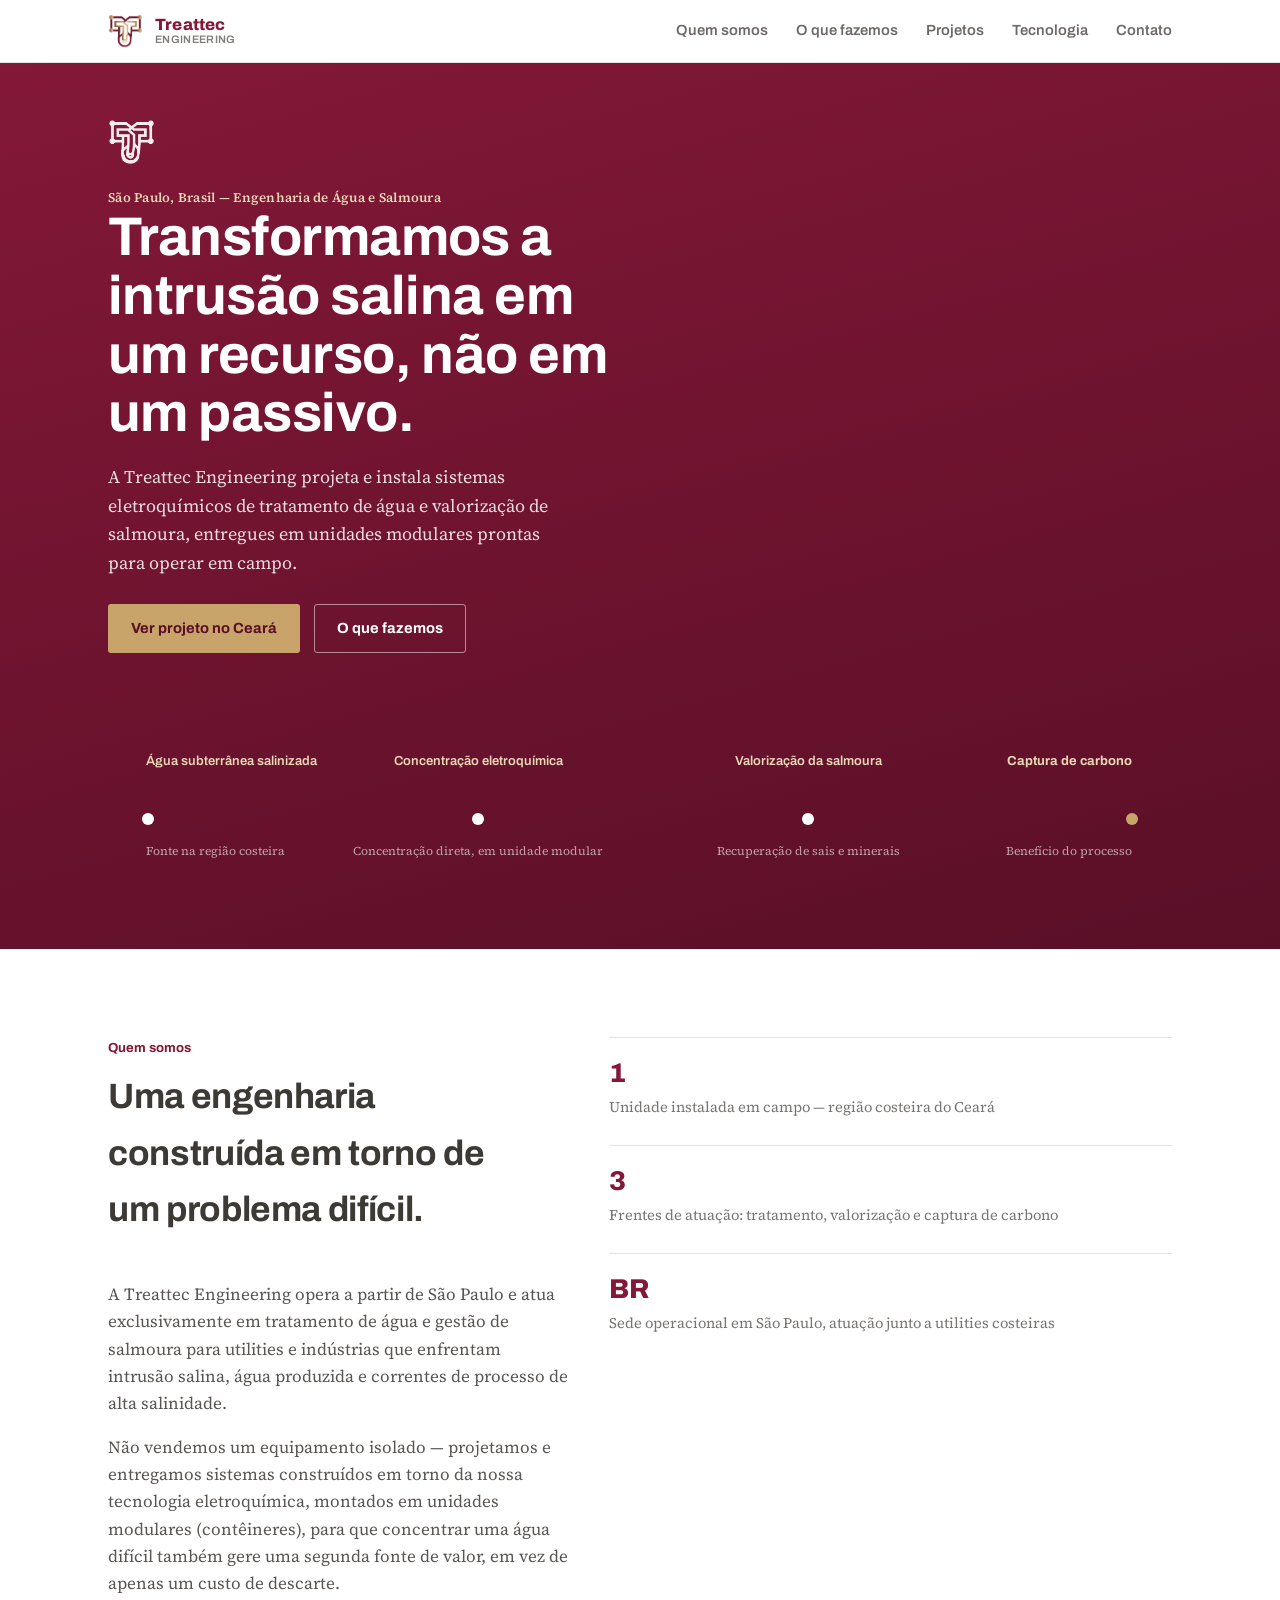
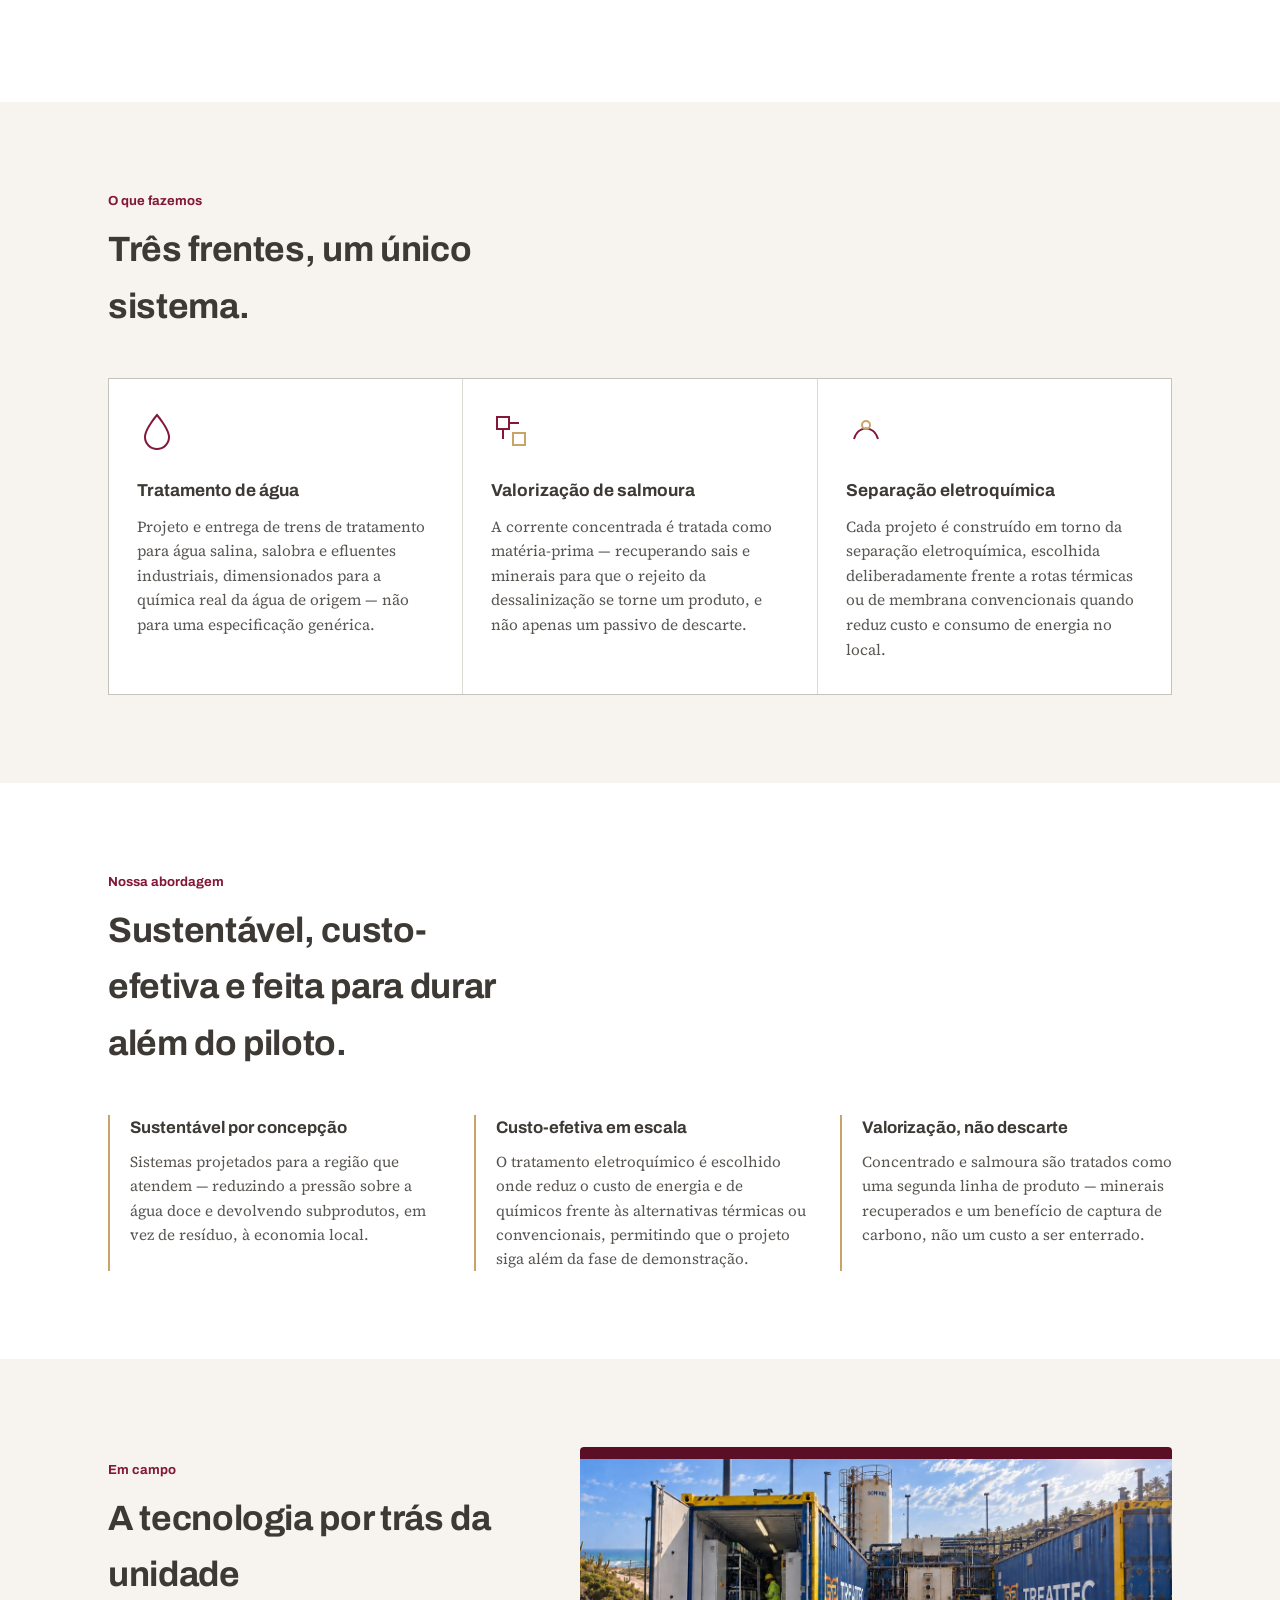
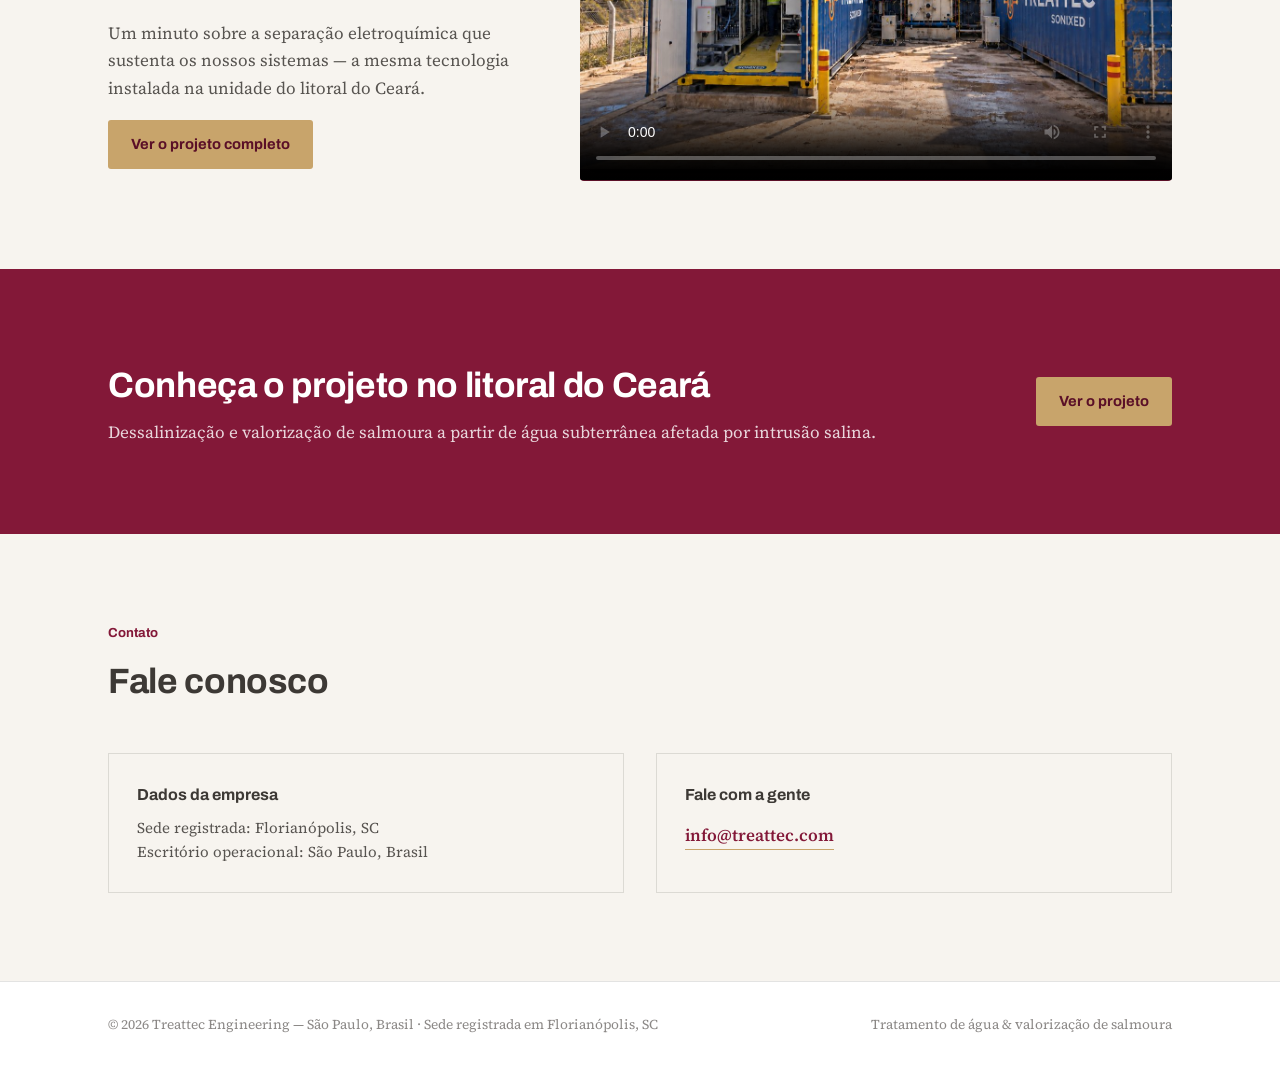
<file: index.html>
<!DOCTYPE html>
<html lang="pt-BR">
<head>
<meta charset="UTF-8">
<meta name="viewport" content="width=device-width, initial-scale=1, viewport-fit=cover">
<title>Treattec Engineering — Tratamento de Água e Valorização de Salmoura</title>
<meta name="description" content="A Treattec projeta e instala sistemas eletroquímicos de tratamento de água e valorização de salmoura, em unidades modulares prontas para o campo.">
<link rel="canonical" href="https://treattec.com/">
<meta property="og:type" content="website">
<meta property="og:site_name" content="Treattec Engineering">
<meta property="og:locale" content="pt_BR">
<meta property="og:url" content="https://treattec.com/">
<meta property="og:title" content="Treattec Engineering — Tratamento de Água e Valorização de Salmoura">
<meta property="og:description" content="Sistemas eletroquímicos de tratamento de água e valorização de salmoura, entregues em unidades modulares prontas para operar em campo.">
<meta property="og:image" content="https://treattec.com/assets/img/project-gate.jpg">
<meta property="og:image:alt" content="Unidade modular da Treattec instalada junto à costa">
<meta name="twitter:card" content="summary_large_image">
<link rel="preconnect" href="https://fonts.googleapis.com">
<link rel="preconnect" href="https://fonts.gstatic.com" crossorigin>
<link href="https://fonts.googleapis.com/css2?family=Archivo:wght@500;600;700;800&family=Source+Serif+4:opsz,wght@8..60,400;8..60,500;8..60,600&display=swap" rel="stylesheet">
<link rel="stylesheet" href="style.css">
</head>
<body>

<header>
  <nav class="wrap">
    <a class="brand" href="index.html">
      <img src="assets/img/logo-mark.png" alt="Treattec">
      <div class="brand-text">
        <span class="brand-name">Treattec</span>
        <span class="brand-sub">ENGINEERING</span>
      </div>
    </a>
      <button class="navtoggle" type="button" aria-expanded="false" aria-controls="navlinks" aria-label="Abrir menu">
        <span class="navtoggle-bar" aria-hidden="true"></span>
      </button>
    <div class="navlinks" id="navlinks">
      <a href="index.html#quem-somos">Quem somos</a>
      <a href="index.html#o-que-fazemos">O que fazemos</a>
      <a href="projetos.html">Projetos</a>
      <a href="tecnologia.html">Tecnologia</a>
      <a href="index.html#contato">Contato</a>
    </div>
  </nav>
</header>

<section class="hero">
  <div class="wrap">
    <div>
      <img class="hero-mark" src="assets/img/logo-mark.png" alt="">
      <div class="eyebrow">São Paulo, Brasil — Engenharia de Água e Salmoura</div>
      <h1>Transformamos a intrusão salina em um recurso, não em um passivo.</h1>
      <p class="lede">A Treattec Engineering projeta e instala sistemas eletroquímicos de tratamento de água e valorização de salmoura, entregues em unidades modulares prontas para operar em campo.</p>
      <div class="hero-actions">
        <a class="btn btn-gold" href="projetos.html">Ver projeto no Ceará</a>
        <a class="btn btn-outline" href="#o-que-fazemos">O que fazemos</a>
      </div>
    </div>
    <div class="hero-diagram">
      <svg viewBox="0 0 1064 260" xmlns="http://www.w3.org/2000/svg" role="img" aria-label="Fluxo do processo: água subterrânea salinizada é concentrada, valorizada em produtos de salmoura, e captura carbono">
        <defs>
          <linearGradient id="flowline" x1="0" y1="0" x2="1" y2="0">
            <stop offset="0%" stop-color="#C8A46B"/>
            <stop offset="100%" stop-color="#E7D7B6"/>
          </linearGradient>
        </defs>
        <line x1="40" y1="130" x2="1024" y2="130" stroke="url(#flowline)" stroke-width="2" stroke-dasharray="2 6"/>
        <g transform="translate(40,90)">
          <circle cx="0" cy="40" r="6" fill="#FFFFFF"/>
          <text x="-2" y="-14" fill="#E7D7B6" font-family="Archivo, sans-serif" font-size="13" font-weight="600">Água subterrânea salinizada</text>
          <text x="-2" y="76" fill="rgba(255,255,255,0.6)" font-family="Source Serif 4, serif" font-size="12">Fonte na região costeira</text>
        </g>
        <g transform="translate(370,90)">
          <circle cx="0" cy="40" r="6" fill="#FFFFFF"/>
          <text x="0" y="-14" fill="#E7D7B6" font-family="Archivo, sans-serif" font-size="13" font-weight="600" text-anchor="middle">Concentração eletroquímica</text>
          <text x="0" y="76" fill="rgba(255,255,255,0.6)" font-family="Source Serif 4, serif" font-size="12" text-anchor="middle">Concentração direta, em unidade modular</text>
        </g>
        <g transform="translate(700,90)">
          <circle cx="0" cy="40" r="6" fill="#FFFFFF"/>
          <text x="0" y="-14" fill="#E7D7B6" font-family="Archivo, sans-serif" font-size="13" font-weight="600" text-anchor="middle">Valorização da salmoura</text>
          <text x="0" y="76" fill="rgba(255,255,255,0.6)" font-family="Source Serif 4, serif" font-size="12" text-anchor="middle">Recuperação de sais e minerais</text>
        </g>
        <g transform="translate(1024,90)">
          <circle cx="0" cy="40" r="6" fill="#C8A46B"/>
          <text x="0" y="-14" fill="#E7D7B6" font-family="Archivo, sans-serif" font-size="13" font-weight="700" text-anchor="end">Captura de carbono</text>
          <text x="0" y="76" fill="rgba(255,255,255,0.6)" font-family="Source Serif 4, serif" font-size="12" text-anchor="end">Benefício do processo</text>
        </g>
      </svg>
      <ol class="flow-steps">
        <li><strong>Água subterrânea salinizada</strong><span>Fonte na região costeira</span></li>
        <li><strong>Concentração eletroquímica</strong><span>Concentração direta, em unidade modular</span></li>
        <li><strong>Valorização da salmoura</strong><span>Recuperação de sais e minerais</span></li>
        <li><strong>Captura de carbono</strong><span>Benefício do processo</span></li>
      </ol>
    </div>
  </div>
</section>

<section id="quem-somos">
  <div class="wrap about-grid">
    <div>
      <div class="section-head">
        <div class="label">Quem somos</div>
        <h2>Uma engenharia construída em torno de um problema difícil.</h2>
      </div>
      <div class="prose">
        <p>A Treattec Engineering opera a partir de São Paulo e atua exclusivamente em tratamento de água e gestão de salmoura para utilities e indústrias que enfrentam intrusão salina, água produzida e correntes de processo de alta salinidade.</p>
        <p>Não vendemos um equipamento isolado — projetamos e entregamos sistemas construídos em torno da nossa tecnologia eletroquímica, montados em unidades modulares (contêineres), para que concentrar uma água difícil também gere uma segunda fonte de valor, em vez de apenas um custo de descarte.</p>
      </div>
    </div>
    <div class="stat-block">
      <div class="stat">
        <div class="num">1</div>
        <div class="cap">Unidade instalada em campo — região costeira do Ceará</div>
      </div>
      <div class="stat">
        <div class="num">3</div>
        <div class="cap">Frentes de atuação: tratamento, valorização e captura de carbono</div>
      </div>
      <div class="stat">
        <div class="num">BR</div>
        <div class="cap">Sede operacional em São Paulo, atuação junto a utilities costeiras</div>
      </div>
    </div>
  </div>
</section>

<section id="o-que-fazemos" class="band-alt">
  <div class="wrap">
    <div class="section-head">
      <div class="label">O que fazemos</div>
      <h2>Três frentes, um único sistema.</h2>
    </div>
    <div class="services">
      <div class="service">
        <svg class="icon" viewBox="0 0 40 40" fill="none"><path d="M20 4C20 4 8 18 8 26a12 12 0 0 0 24 0C32 18 20 4 20 4Z" stroke="#831838" stroke-width="2"/></svg>
        <h3>Tratamento de água</h3>
        <p>Projeto e entrega de trens de tratamento para água salina, salobra e efluentes industriais, dimensionados para a química real da água de origem — não para uma especificação genérica.</p>
      </div>
      <div class="service">
        <svg class="icon" viewBox="0 0 40 40" fill="none"><rect x="6" y="6" width="12" height="12" stroke="#831838" stroke-width="2"/><rect x="22" y="22" width="12" height="12" stroke="#C8A46B" stroke-width="2"/><path d="M18 12h10M12 18v10" stroke="#831838" stroke-width="2"/></svg>
        <h3>Valorização de salmoura</h3>
        <p>A corrente concentrada é tratada como matéria-prima — recuperando sais e minerais para que o rejeito da dessalinização se torne um produto, e não apenas um passivo de descarte.</p>
      </div>
      <div class="service">
        <svg class="icon" viewBox="0 0 40 40" fill="none"><path d="M8 28c4-14 20-14 24 0" stroke="#831838" stroke-width="2"/><circle cx="20" cy="14" r="4" stroke="#C8A46B" stroke-width="2"/></svg>
        <h3>Separação eletroquímica</h3>
        <p>Cada projeto é construído em torno da separação eletroquímica, escolhida deliberadamente frente a rotas térmicas ou de membrana convencionais quando reduz custo e consumo de energia no local.</p>
      </div>
    </div>
  </div>
</section>

<section id="abordagem">
  <div class="wrap">
    <div class="section-head">
      <div class="label">Nossa abordagem</div>
      <h2>Sustentável, custo-efetiva e feita para durar além do piloto.</h2>
    </div>
    <div class="pillars">
      <div class="pillar">
        <h3>Sustentável por concepção</h3>
        <p>Sistemas projetados para a região que atendem — reduzindo a pressão sobre a água doce e devolvendo subprodutos, em vez de resíduo, à economia local.</p>
      </div>
      <div class="pillar">
        <h3>Custo-efetiva em escala</h3>
        <p>O tratamento eletroquímico é escolhido onde reduz o custo de energia e de químicos frente às alternativas térmicas ou convencionais, permitindo que o projeto siga além da fase de demonstração.</p>
      </div>
      <div class="pillar">
        <h3>Valorização, não descarte</h3>
        <p>Concentrado e salmoura são tratados como uma segunda linha de produto — minerais recuperados e um benefício de captura de carbono, não um custo a ser enterrado.</p>
      </div>
    </div>
  </div>
</section>

<section id="video" class="band-alt">
  <div class="wrap video-grid">
    <div>
      <div class="section-head">
        <div class="label">Em campo</div>
        <h2>A tecnologia por trás da unidade</h2>
      </div>
      <p>Um minuto sobre a separação eletroquímica que sustenta os nossos sistemas — a mesma tecnologia instalada na unidade do litoral do Ceará.</p>
      <div class="hero-actions" style="margin-top: 18px;">
        <a class="btn btn-gold" href="projetos.html">Ver o projeto completo</a>
      </div>
    </div>
    <div class="video-wrap">
      <video controls preload="metadata" playsinline webkit-playsinline
             width="1280" height="720" poster="assets/img/project-container-open.jpg">
        <source src="assets/video/sonixed-tecnologia.mp4" type='video/mp4; codecs="avc1.640028, mp4a.40.2"'>
        <p>Seu navegador não suporta vídeo incorporado.
           <a href="assets/video/sonixed-tecnologia.mp4">Baixe o vídeo</a> para assistir.</p>
      </video>
    </div>
  </div>
</section>

<section class="cta-band">
  <div class="wrap">
    <div>
      <h2>Conheça o projeto no litoral do Ceará</h2>
      <p>Dessalinização e valorização de salmoura a partir de água subterrânea afetada por intrusão salina.</p>
    </div>
    <a class="btn btn-gold" href="projetos.html">Ver o projeto</a>
  </div>
</section>

<section id="contato" class="band-alt">
  <div class="wrap">
    <div class="section-head">
      <div class="label">Contato</div>
      <h2>Fale conosco</h2>
    </div>
    <div class="contact-grid">
      <div class="contact-card">
        <h3>Dados da empresa</h3>
        <p>Sede registrada: Florianópolis, SC<br>Escritório operacional: São Paulo, Brasil</p>
      </div>
      <div class="contact-card">
        <h3>Fale com a gente</h3>
        <a class="email" href="mailto:info@treattec.com">info@treattec.com</a>
      </div>
    </div>
  </div>
</section>

<footer>
  <div class="wrap">
    <span>© 2026 Treattec Engineering — São Paulo, Brasil · Sede registrada em Florianópolis, SC</span>
    <span>Tratamento de água &amp; valorização de salmoura</span>
  </div>
</footer>

<script src="assets/js/nav.js"></script>

</body>
</html>
</file>
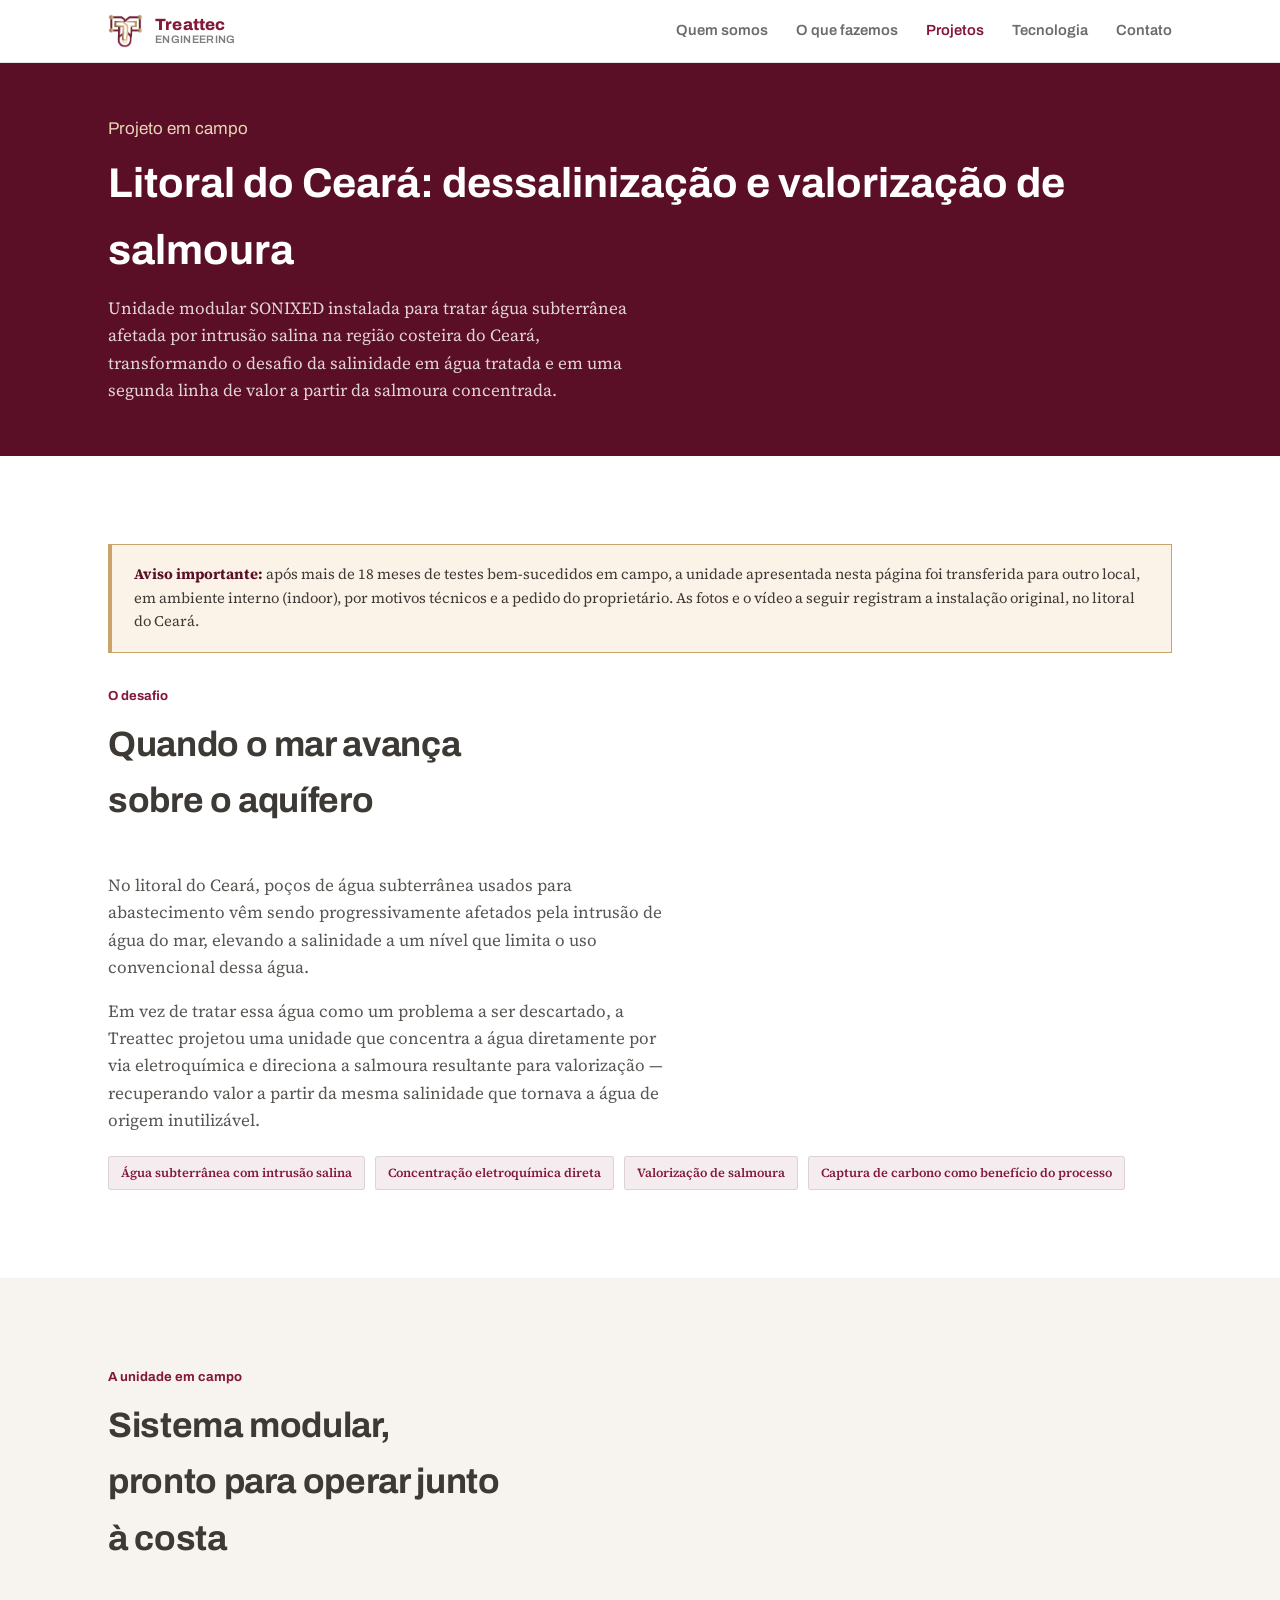
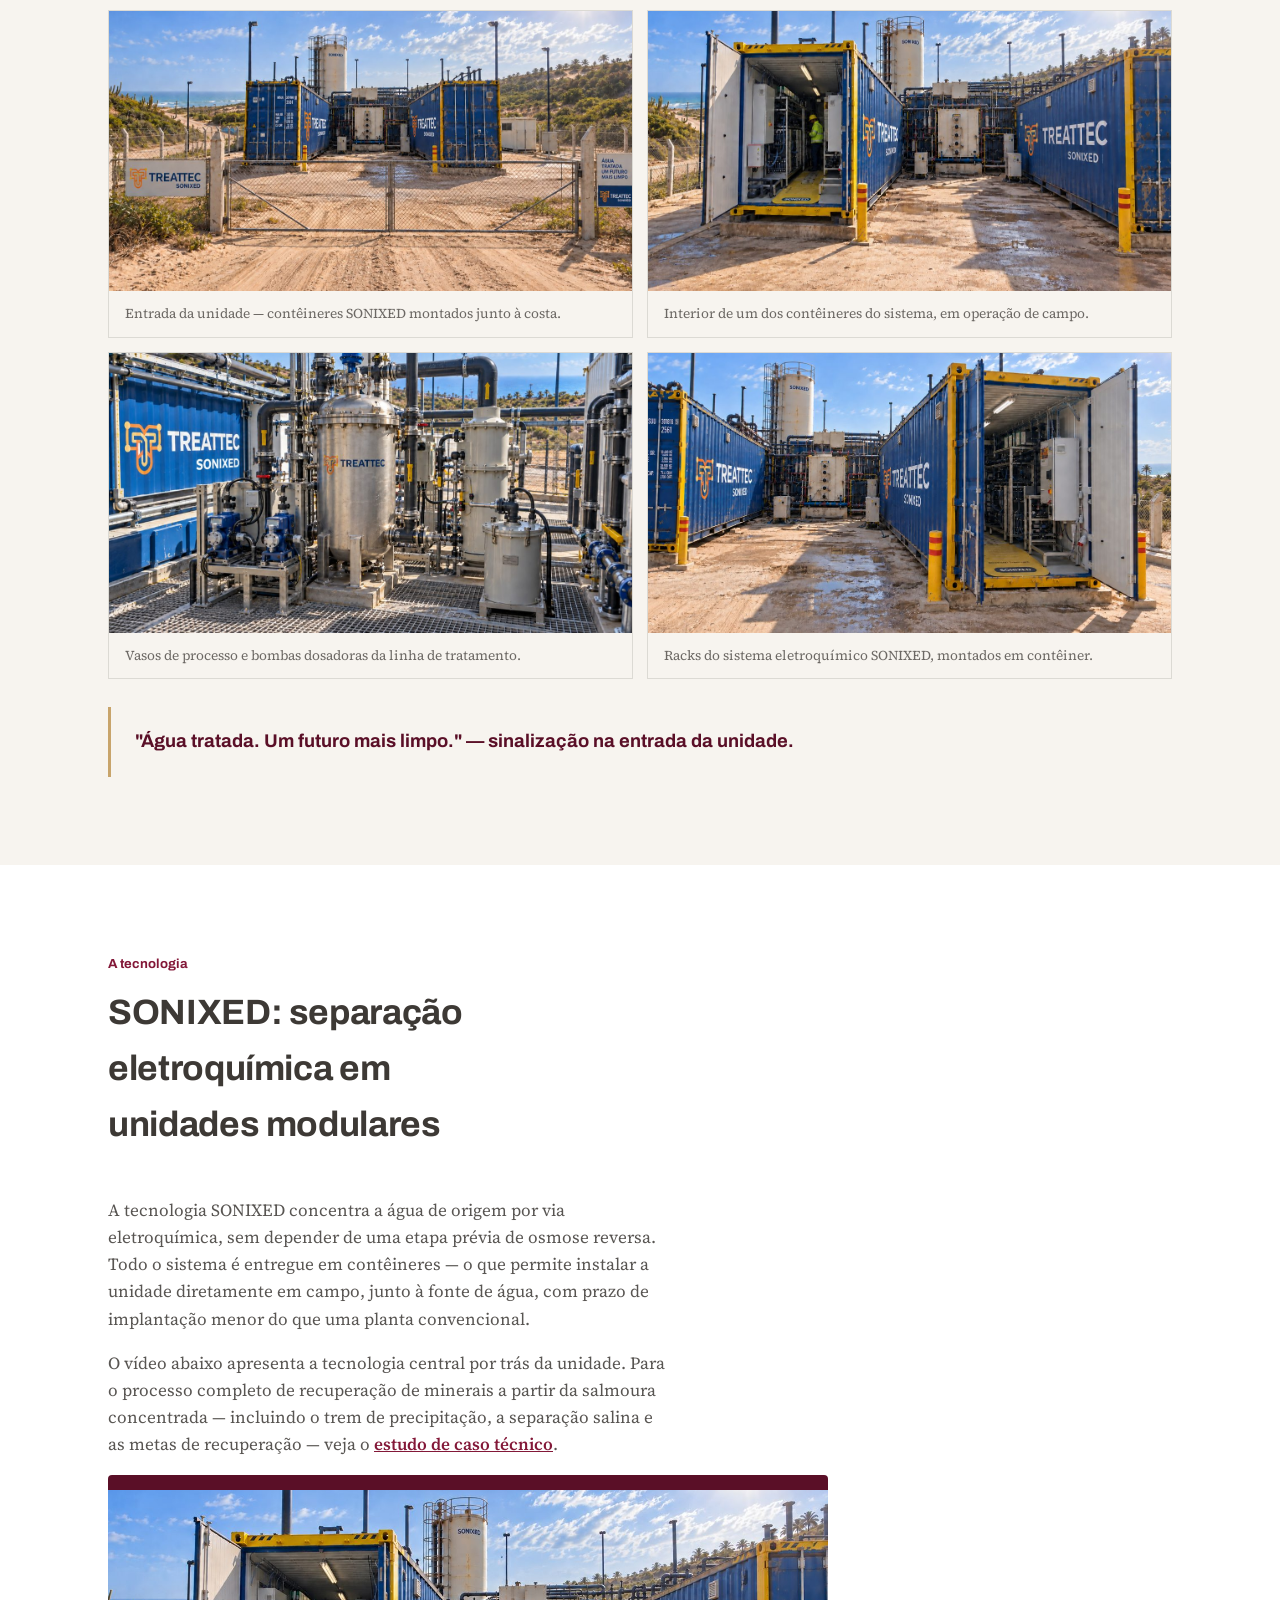
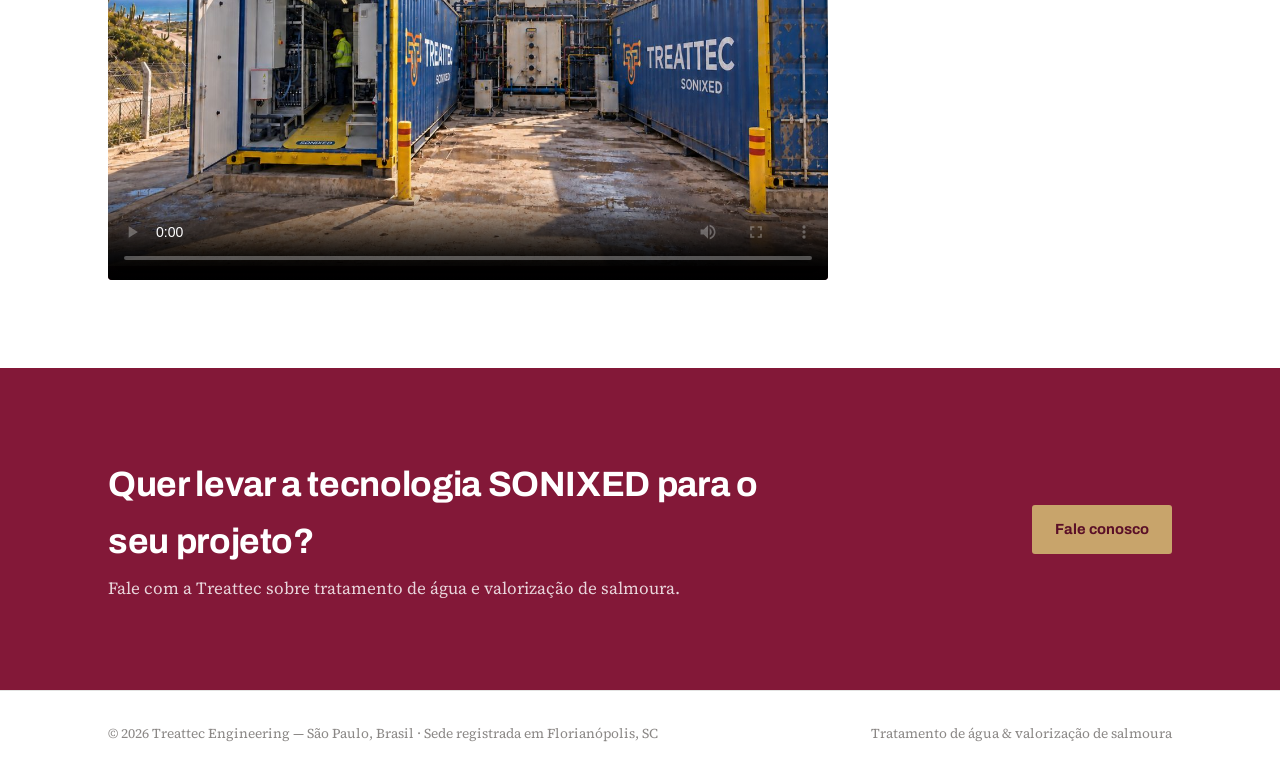
<file: projetos.html>
<!DOCTYPE html>
<html lang="pt-BR">
<head>
<meta charset="UTF-8">
<meta name="viewport" content="width=device-width, initial-scale=1, viewport-fit=cover">
<title>Projeto Ceará — Treattec Engineering</title>
<meta name="description" content="Unidade modular instalada no litoral do Ceará para tratar água subterrânea afetada por intrusão salina e valorizar a salmoura concentrada.">
<link rel="canonical" href="https://treattec.com/projetos.html">
<meta property="og:type" content="article">
<meta property="og:site_name" content="Treattec Engineering">
<meta property="og:locale" content="pt_BR">
<meta property="og:url" content="https://treattec.com/projetos.html">
<meta property="og:title" content="Projeto Ceará — dessalinização e valorização de salmoura">
<meta property="og:description" content="Unidade modular instalada no litoral do Ceará para tratar água subterrânea afetada por intrusão salina e valorizar a salmoura concentrada.">
<meta property="og:image" content="https://treattec.com/assets/img/project-gate.jpg">
<meta property="og:image:alt" content="Entrada da unidade Treattec, com contêineres montados junto à costa">
<meta name="twitter:card" content="summary_large_image">
<link rel="preconnect" href="https://fonts.googleapis.com">
<link rel="preconnect" href="https://fonts.gstatic.com" crossorigin>
<link href="https://fonts.googleapis.com/css2?family=Archivo:wght@500;600;700;800&family=Source+Serif+4:opsz,wght@8..60,400;8..60,500;8..60,600&display=swap" rel="stylesheet">
<link rel="stylesheet" href="style.css">
</head>
<body>

<header>
  <nav class="wrap">
    <a class="brand" href="index.html">
      <img src="assets/img/logo-mark.png" alt="Treattec">
      <div class="brand-text">
        <span class="brand-name">Treattec</span>
        <span class="brand-sub">ENGINEERING</span>
      </div>
    </a>
      <button class="navtoggle" type="button" aria-expanded="false" aria-controls="navlinks" aria-label="Abrir menu">
        <span class="navtoggle-bar" aria-hidden="true"></span>
      </button>
    <div class="navlinks" id="navlinks">
      <a href="index.html#quem-somos">Quem somos</a>
      <a href="index.html#o-que-fazemos">O que fazemos</a>
      <a href="projetos.html" class="active">Projetos</a>
      <a href="tecnologia.html">Tecnologia</a>
      <a href="index.html#contato">Contato</a>
    </div>
  </nav>
</header>

<section class="page-head">
  <div class="wrap">
    <div class="label">Projeto em campo</div>
    <h1>Litoral do Ceará: dessalinização e valorização de salmoura</h1>
    <p>Unidade modular SONIXED instalada para tratar água subterrânea afetada por intrusão salina na região costeira do Ceará, transformando o desafio da salinidade em água tratada e em uma segunda linha de valor a partir da salmoura concentrada.</p>
  </div>
</section>

<section>
  <div class="wrap">
    <div class="notice">
      <strong>Aviso importante:</strong> após mais de 18 meses de testes bem-sucedidos em campo,
      a unidade apresentada nesta página foi transferida para outro local, em ambiente interno
      (indoor), por motivos técnicos e a pedido do proprietário. As fotos e o vídeo a seguir
      registram a instalação original, no litoral do Ceará.
    </div>

    <div class="section-head">
      <div class="label">O desafio</div>
      <h2>Quando o mar avança sobre o aquífero</h2>
    </div>
    <div class="prose">
      <p>No litoral do Ceará, poços de água subterrânea usados para abastecimento vêm sendo progressivamente afetados pela intrusão de água do mar, elevando a salinidade a um nível que limita o uso convencional dessa água.</p>
      <p>Em vez de tratar essa água como um problema a ser descartado, a Treattec projetou uma unidade que concentra a água diretamente por via eletroquímica e direciona a salmoura resultante para valorização — recuperando valor a partir da mesma salinidade que tornava a água de origem inutilizável.</p>
    </div>
    <div class="taglist">
      <span class="tag">Água subterrânea com intrusão salina</span>
      <span class="tag">Concentração eletroquímica direta</span>
      <span class="tag">Valorização de salmoura</span>
      <span class="tag">Captura de carbono como benefício do processo</span>
    </div>
  </div>
</section>

<section class="band-alt">
  <div class="wrap">
    <div class="section-head">
      <div class="label">A unidade em campo</div>
      <h2>Sistema modular, pronto para operar junto à costa</h2>
    </div>
    <div class="gallery">
      <figure>
        <img src="assets/img/project-gate.jpg" alt="Entrada da unidade SONIXED da Treattec, com contêineres azuis e vista para o mar">
        <figcaption>Entrada da unidade — contêineres SONIXED montados junto à costa.</figcaption>
      </figure>
      <figure>
        <img src="assets/img/project-container-open.jpg" alt="Interior de um contêiner SONIXED com painéis e um operador em campo">
        <figcaption>Interior de um dos contêineres do sistema, em operação de campo.</figcaption>
      </figure>
      <figure>
        <img src="assets/img/project-skid.jpg" alt="Vasos de pressão e bombas dosadoras do sistema Treattec SONIXED">
        <figcaption>Vasos de processo e bombas dosadoras da linha de tratamento.</figcaption>
      </figure>
      <figure>
        <img src="assets/img/project-container-open2.jpg" alt="Contêiner SONIXED aberto mostrando os racks de eletrodos">
        <figcaption>Racks do sistema eletroquímico SONIXED, montados em contêiner.</figcaption>
      </figure>
    </div>
    <div class="callout" style="margin-top:28px;">
      "Água tratada. Um futuro mais limpo." — sinalização na entrada da unidade.
    </div>
  </div>
</section>

<section>
  <div class="wrap">
    <div class="section-head">
      <div class="label">A tecnologia</div>
      <h2>SONIXED: separação eletroquímica em unidades modulares</h2>
    </div>
    <div class="prose">
      <p>A tecnologia SONIXED concentra a água de origem por via eletroquímica, sem depender de uma etapa prévia de osmose reversa. Todo o sistema é entregue em contêineres — o que permite instalar a unidade diretamente em campo, junto à fonte de água, com prazo de implantação menor do que uma planta convencional.</p>
      <p>O vídeo abaixo apresenta a tecnologia central por trás da unidade. Para o processo completo de recuperação de minerais a partir da salmoura concentrada — incluindo o trem de precipitação, a separação salina e as metas de recuperação — veja o <a href="tecnologia.html" style="color:var(--maroon); font-weight:600;">estudo de caso técnico</a>.</p>
    </div>
    <div class="video-wrap" style="max-width:720px;">
      <video controls preload="metadata" playsinline webkit-playsinline
             width="1280" height="720" poster="assets/img/project-container-open.jpg">
        <source src="assets/video/sonixed-tecnologia.mp4" type='video/mp4; codecs="avc1.640028, mp4a.40.2"'>
        <p>Seu navegador não suporta vídeo incorporado.
           <a href="assets/video/sonixed-tecnologia.mp4">Baixe o vídeo</a> para assistir.</p>
      </video>
    </div>
  </div>
</section>

<section class="cta-band">
  <div class="wrap">
    <div>
      <h2>Quer levar a tecnologia SONIXED para o seu projeto?</h2>
      <p>Fale com a Treattec sobre tratamento de água e valorização de salmoura.</p>
    </div>
    <a class="btn btn-gold" href="index.html#contato">Fale conosco</a>
  </div>
</section>

<footer>
  <div class="wrap">
    <span>© 2026 Treattec Engineering — São Paulo, Brasil · Sede registrada em Florianópolis, SC</span>
    <span>Tratamento de água &amp; valorização de salmoura</span>
  </div>
</footer>

<script src="assets/js/nav.js"></script>

</body>
</html>
</file>
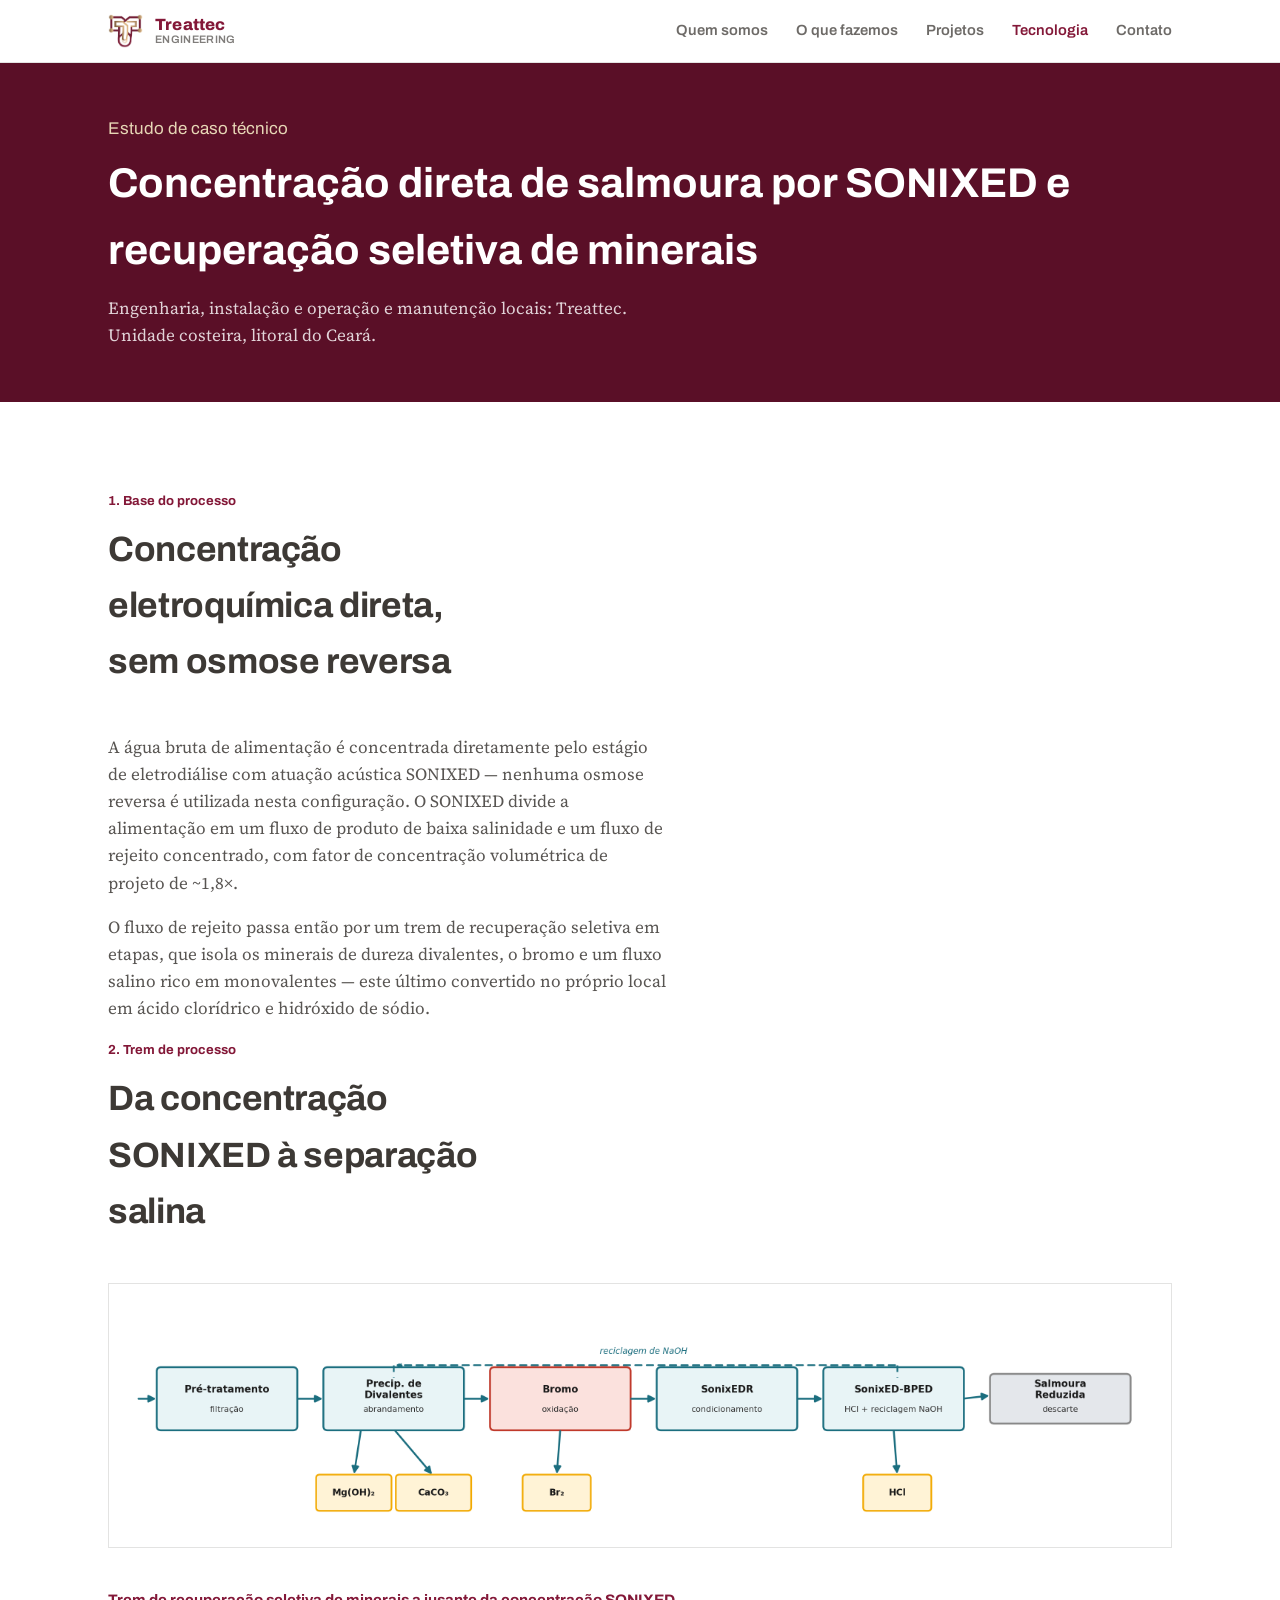
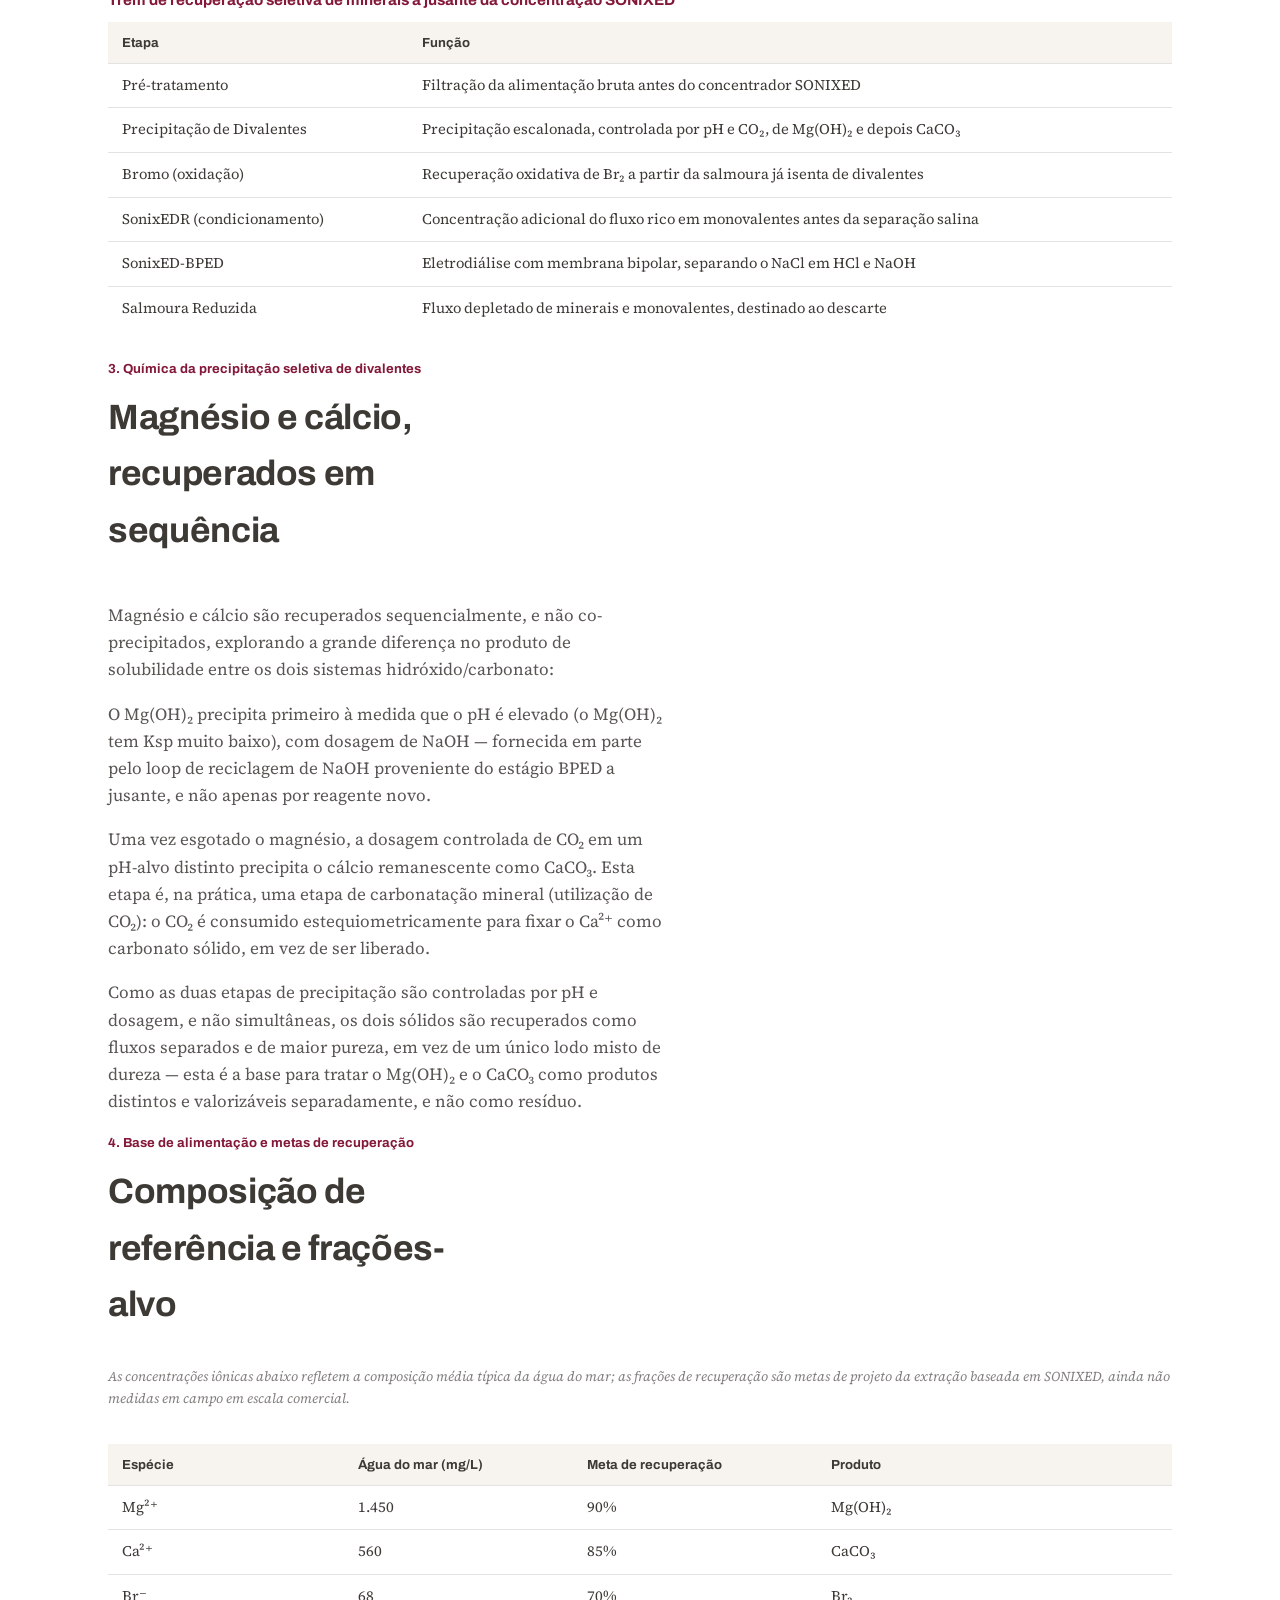
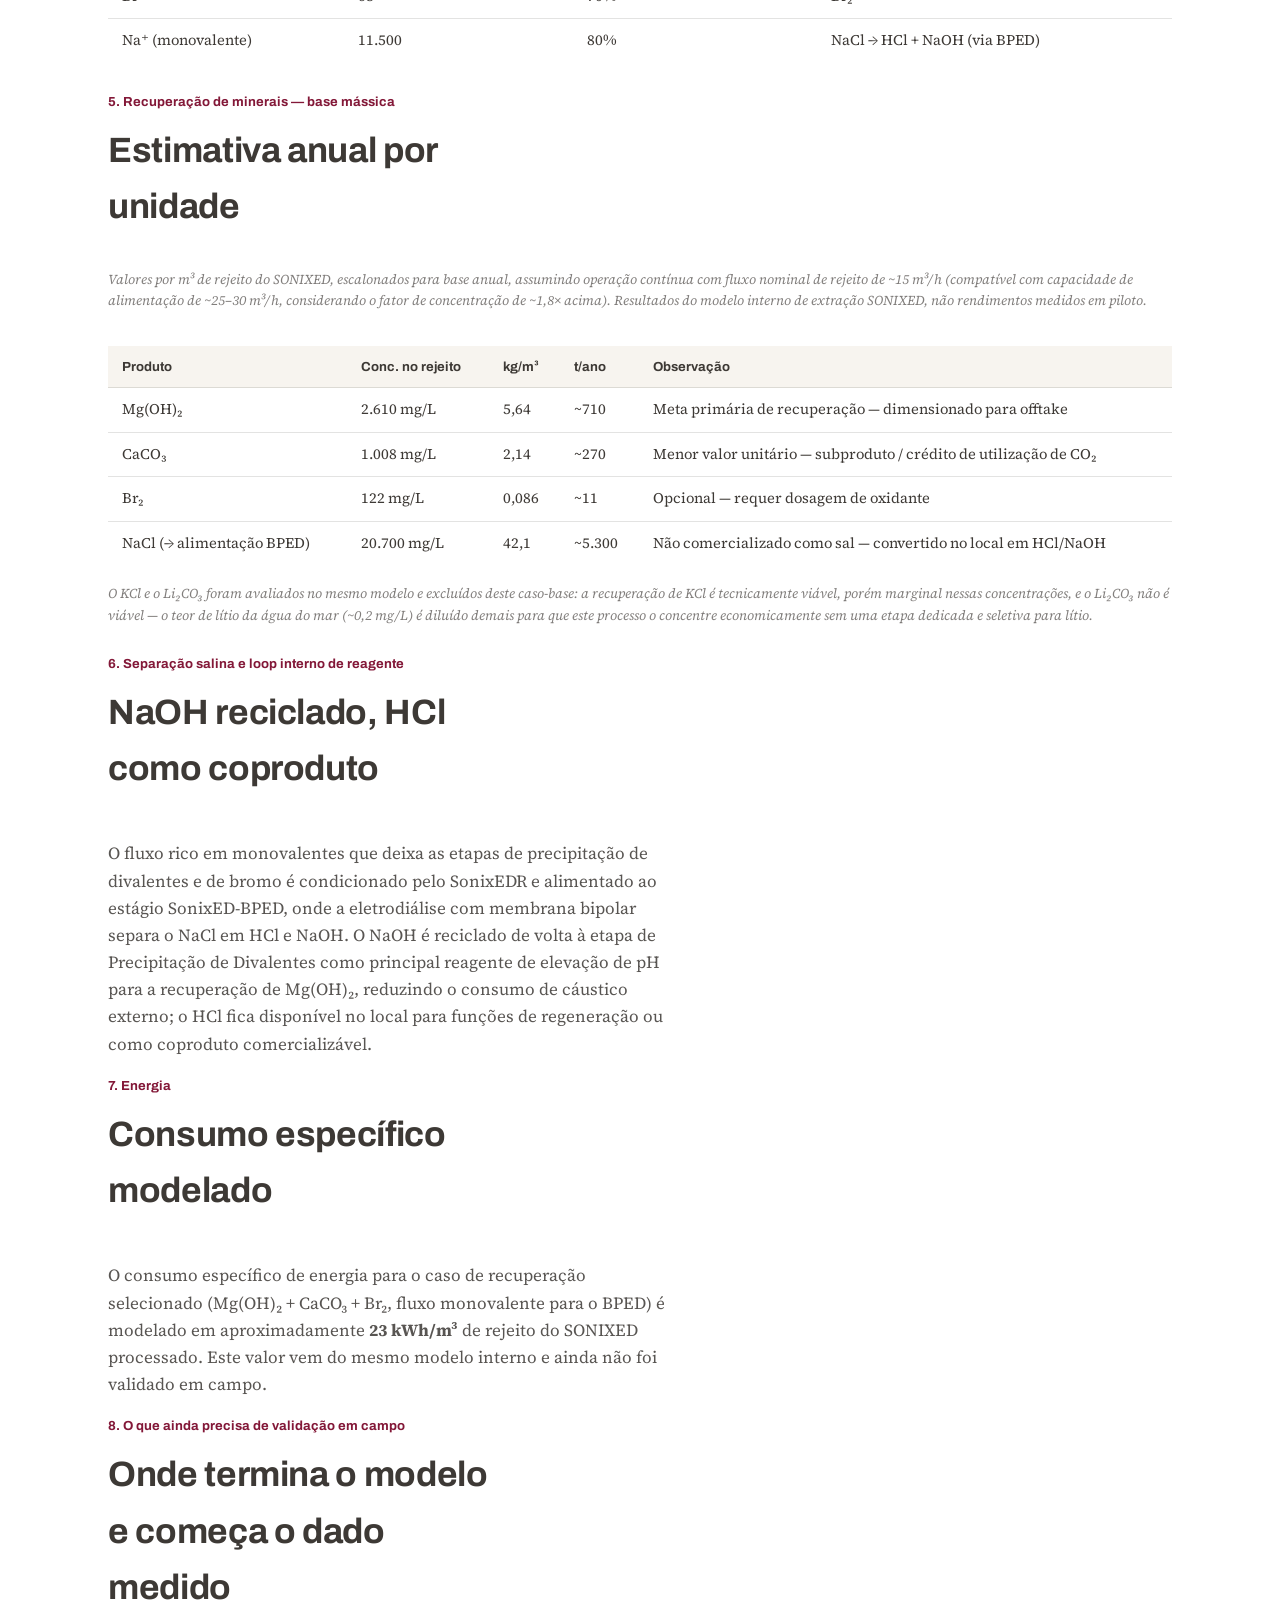
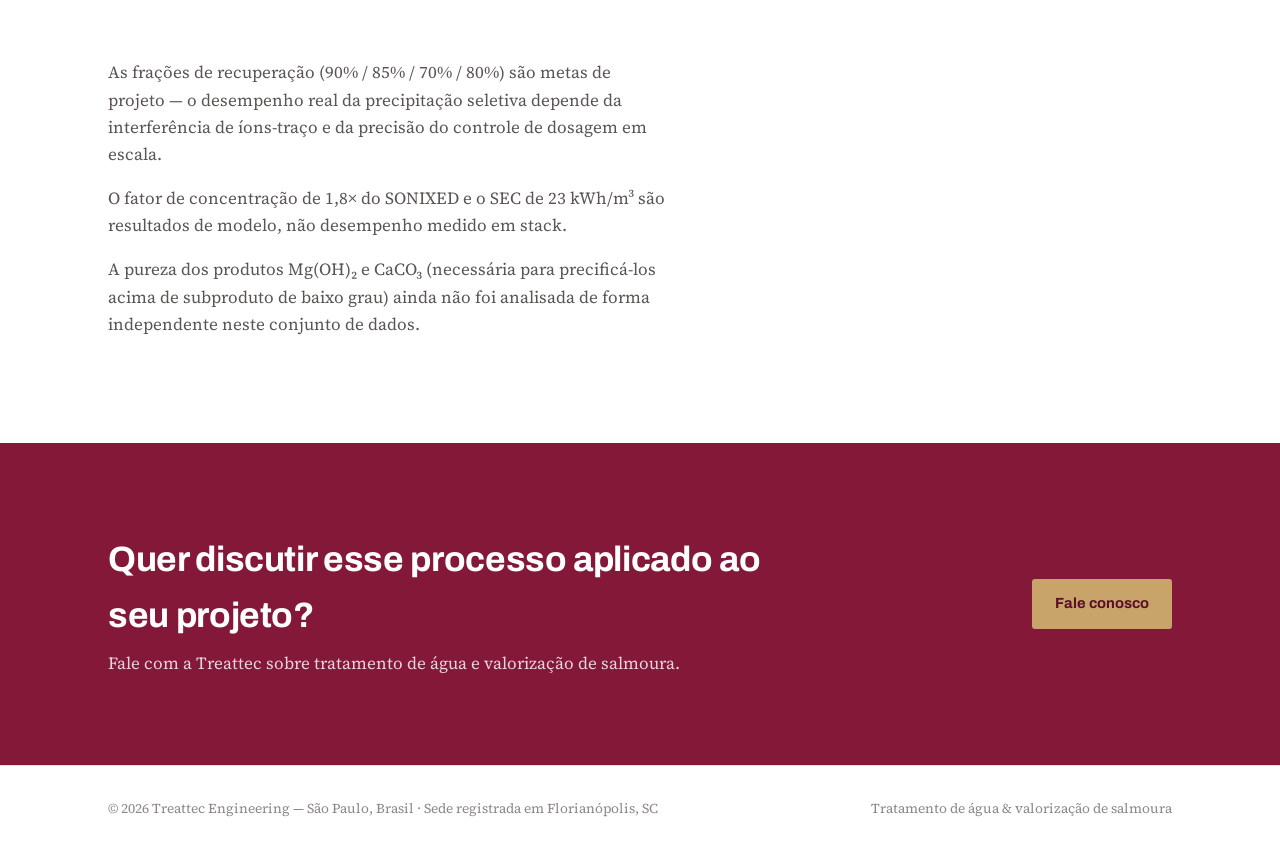
<file: tecnologia.html>
<!DOCTYPE html>
<html lang="pt-BR">
<head>
<meta charset="UTF-8">
<meta name="viewport" content="width=device-width, initial-scale=1, viewport-fit=cover">
<title>Tecnologia SONIXED — Estudo de Caso Técnico | Treattec Engineering</title>
<meta name="description" content="Estudo de caso técnico: concentração direta de salmoura, recuperação seletiva de minerais e separação salina. Metas de projeto e resultados de modelo interno.">
<link rel="canonical" href="https://treattec.com/tecnologia.html">
<meta property="og:type" content="article">
<meta property="og:site_name" content="Treattec Engineering">
<meta property="og:locale" content="pt_BR">
<meta property="og:url" content="https://treattec.com/tecnologia.html">
<meta property="og:title" content="Tecnologia SONIXED — estudo de caso técnico">
<meta property="og:description" content="Concentração direta de salmoura, recuperação seletiva de minerais e separação salina. Metas de projeto e resultados de modelo interno, ainda não medidos em campo.">
<meta property="og:image" content="https://treattec.com/assets/img/project-skid.jpg">
<meta property="og:image:alt" content="Vasos de processo e bombas dosadoras da linha de tratamento Treattec">
<meta name="twitter:card" content="summary_large_image">
<link rel="preconnect" href="https://fonts.googleapis.com">
<link rel="preconnect" href="https://fonts.gstatic.com" crossorigin>
<link href="https://fonts.googleapis.com/css2?family=Archivo:wght@500;600;700;800&family=Source+Serif+4:opsz,wght@8..60,400;8..60,500;8..60,600&display=swap" rel="stylesheet">
<link rel="stylesheet" href="style.css">
</head>
<body>

<header>
  <nav class="wrap">
    <a class="brand" href="index.html">
      <img src="assets/img/logo-mark.png" alt="Treattec">
      <div class="brand-text">
        <span class="brand-name">Treattec</span>
        <span class="brand-sub">ENGINEERING</span>
      </div>
    </a>
      <button class="navtoggle" type="button" aria-expanded="false" aria-controls="navlinks" aria-label="Abrir menu">
        <span class="navtoggle-bar" aria-hidden="true"></span>
      </button>
    <div class="navlinks" id="navlinks">
      <a href="index.html#quem-somos">Quem somos</a>
      <a href="index.html#o-que-fazemos">O que fazemos</a>
      <a href="projetos.html">Projetos</a>
      <a href="tecnologia.html" class="active">Tecnologia</a>
      <a href="index.html#contato">Contato</a>
    </div>
  </nav>
</header>

<section class="page-head">
  <div class="wrap">
    <div class="label">Estudo de caso técnico</div>
    <h1>Concentração direta de salmoura por SONIXED e recuperação seletiva de minerais</h1>
    <p>Engenharia, instalação e operação e manutenção locais: Treattec. Unidade costeira, litoral do Ceará.</p>
  </div>
</section>

<section>
  <div class="wrap">
    <div class="section-head">
      <div class="label">1. Base do processo</div>
      <h2>Concentração eletroquímica direta, sem osmose reversa</h2>
    </div>
    <div class="prose">
      <p>A água bruta de alimentação é concentrada diretamente pelo estágio de eletrodiálise com atuação acústica SONIXED — nenhuma osmose reversa é utilizada nesta configuração. O SONIXED divide a alimentação em um fluxo de produto de baixa salinidade e um fluxo de rejeito concentrado, com fator de concentração volumétrica de projeto de ~1,8×.</p>
      <p>O fluxo de rejeito passa então por um trem de recuperação seletiva em etapas, que isola os minerais de dureza divalentes, o bromo e um fluxo salino rico em monovalentes — este último convertido no próprio local em ácido clorídrico e hidróxido de sódio.</p>
    </div>

    <div class="section-head">
      <div class="label">2. Trem de processo</div>
      <h2>Da concentração SONIXED à separação salina</h2>
    </div>
    <div class="process-diagram">
      <img src="assets/img/process-train.png" alt="Diagrama do trem de processo: pré-tratamento, precipitação de divalentes, oxidação de bromo, SonixEDR, SonixED-BPED e salmoura reduzida">
    </div>
    <p class="scroll-hint">Arraste o diagrama para o lado para ver o trem de processo completo.</p>
    <div class="table-scroll">
      <table class="data-table">
        <caption>Trem de recuperação seletiva de minerais a jusante da concentração SONIXED</caption>
        <thead><tr><th>Etapa</th><th>Função</th></tr></thead>
        <tbody>
          <tr><td>Pré-tratamento</td><td>Filtração da alimentação bruta antes do concentrador SONIXED</td></tr>
          <tr><td>Precipitação de Divalentes</td><td>Precipitação escalonada, controlada por pH e CO₂, de Mg(OH)₂ e depois CaCO₃</td></tr>
          <tr><td>Bromo (oxidação)</td><td>Recuperação oxidativa de Br₂ a partir da salmoura já isenta de divalentes</td></tr>
          <tr><td>SonixEDR (condicionamento)</td><td>Concentração adicional do fluxo rico em monovalentes antes da separação salina</td></tr>
          <tr><td>SonixED-BPED</td><td>Eletrodiálise com membrana bipolar, separando o NaCl em HCl e NaOH</td></tr>
          <tr><td>Salmoura Reduzida</td><td>Fluxo depletado de minerais e monovalentes, destinado ao descarte</td></tr>
        </tbody>
      </table>
    </div>

    <div class="section-head">
      <div class="label">3. Química da precipitação seletiva de divalentes</div>
      <h2>Magnésio e cálcio, recuperados em sequência</h2>
    </div>
    <div class="prose">
      <p>Magnésio e cálcio são recuperados sequencialmente, e não co-precipitados, explorando a grande diferença no produto de solubilidade entre os dois sistemas hidróxido/carbonato:</p>
      <p>O Mg(OH)₂ precipita primeiro à medida que o pH é elevado (o Mg(OH)₂ tem Ksp muito baixo), com dosagem de NaOH — fornecida em parte pelo loop de reciclagem de NaOH proveniente do estágio BPED a jusante, e não apenas por reagente novo.</p>
      <p>Uma vez esgotado o magnésio, a dosagem controlada de CO₂ em um pH-alvo distinto precipita o cálcio remanescente como CaCO₃. Esta etapa é, na prática, uma etapa de carbonatação mineral (utilização de CO₂): o CO₂ é consumido estequiometricamente para fixar o Ca²⁺ como carbonato sólido, em vez de ser liberado.</p>
      <p>Como as duas etapas de precipitação são controladas por pH e dosagem, e não simultâneas, os dois sólidos são recuperados como fluxos separados e de maior pureza, em vez de um único lodo misto de dureza — esta é a base para tratar o Mg(OH)₂ e o CaCO₃ como produtos distintos e valorizáveis separadamente, e não como resíduo.</p>
    </div>

    <div class="section-head">
      <div class="label">4. Base de alimentação e metas de recuperação</div>
      <h2>Composição de referência e frações-alvo</h2>
    </div>
    <p class="footnote">As concentrações iônicas abaixo refletem a composição média típica da água do mar; as frações de recuperação são metas de projeto da extração baseada em SONIXED, ainda não medidas em campo em escala comercial.</p>
    <div class="table-scroll">
      <table class="data-table">
        <thead><tr><th>Espécie</th><th>Água do mar (mg/L)</th><th>Meta de recuperação</th><th>Produto</th></tr></thead>
        <tbody>
          <tr><td>Mg²⁺</td><td>1.450</td><td>90%</td><td>Mg(OH)₂</td></tr>
          <tr><td>Ca²⁺</td><td>560</td><td>85%</td><td>CaCO₃</td></tr>
          <tr><td>Br⁻</td><td>68</td><td>70%</td><td>Br₂</td></tr>
          <tr><td>Na⁺ (monovalente)</td><td>11.500</td><td>80%</td><td>NaCl → HCl + NaOH (via BPED)</td></tr>
        </tbody>
      </table>
    </div>

    <div class="section-head">
      <div class="label">5. Recuperação de minerais — base mássica</div>
      <h2>Estimativa anual por unidade</h2>
    </div>
    <p class="footnote">Valores por m³ de rejeito do SONIXED, escalonados para base anual, assumindo operação contínua com fluxo nominal de rejeito de ~15 m³/h (compatível com capacidade de alimentação de ~25–30 m³/h, considerando o fator de concentração de ~1,8× acima). Resultados do modelo interno de extração SONIXED, não rendimentos medidos em piloto.</p>
    <div class="table-scroll">
      <table class="data-table">
        <thead><tr><th>Produto</th><th>Conc. no rejeito</th><th>kg/m³</th><th>t/ano</th><th>Observação</th></tr></thead>
        <tbody>
          <tr><td>Mg(OH)₂</td><td>2.610 mg/L</td><td>5,64</td><td>~710</td><td>Meta primária de recuperação — dimensionado para offtake</td></tr>
          <tr><td>CaCO₃</td><td>1.008 mg/L</td><td>2,14</td><td>~270</td><td>Menor valor unitário — subproduto / crédito de utilização de CO₂</td></tr>
          <tr><td>Br₂</td><td>122 mg/L</td><td>0,086</td><td>~11</td><td>Opcional — requer dosagem de oxidante</td></tr>
          <tr><td>NaCl (→ alimentação BPED)</td><td>20.700 mg/L</td><td>42,1</td><td>~5.300</td><td>Não comercializado como sal — convertido no local em HCl/NaOH</td></tr>
        </tbody>
      </table>
    </div>
    <p class="footnote">O KCl e o Li₂CO₃ foram avaliados no mesmo modelo e excluídos deste caso-base: a recuperação de KCl é tecnicamente viável, porém marginal nessas concentrações, e o Li₂CO₃ não é viável — o teor de lítio da água do mar (~0,2 mg/L) é diluído demais para que este processo o concentre economicamente sem uma etapa dedicada e seletiva para lítio.</p>

    <div class="section-head">
      <div class="label">6. Separação salina e loop interno de reagente</div>
      <h2>NaOH reciclado, HCl como coproduto</h2>
    </div>
    <div class="prose">
      <p>O fluxo rico em monovalentes que deixa as etapas de precipitação de divalentes e de bromo é condicionado pelo SonixEDR e alimentado ao estágio SonixED-BPED, onde a eletrodiálise com membrana bipolar separa o NaCl em HCl e NaOH. O NaOH é reciclado de volta à etapa de Precipitação de Divalentes como principal reagente de elevação de pH para a recuperação de Mg(OH)₂, reduzindo o consumo de cáustico externo; o HCl fica disponível no local para funções de regeneração ou como coproduto comercializável.</p>
    </div>

    <div class="section-head">
      <div class="label">7. Energia</div>
      <h2>Consumo específico modelado</h2>
    </div>
    <div class="prose">
      <p>O consumo específico de energia para o caso de recuperação selecionado (Mg(OH)₂ + CaCO₃ + Br₂, fluxo monovalente para o BPED) é modelado em aproximadamente <strong>23 kWh/m³</strong> de rejeito do SONIXED processado. Este valor vem do mesmo modelo interno e ainda não foi validado em campo.</p>
    </div>

    <div class="section-head">
      <div class="label">8. O que ainda precisa de validação em campo</div>
      <h2>Onde termina o modelo e começa o dado medido</h2>
    </div>
    <div class="prose">
      <p>As frações de recuperação (90% / 85% / 70% / 80%) são metas de projeto — o desempenho real da precipitação seletiva depende da interferência de íons-traço e da precisão do controle de dosagem em escala.</p>
      <p>O fator de concentração de 1,8× do SONIXED e o SEC de 23 kWh/m³ são resultados de modelo, não desempenho medido em stack.</p>
      <p>A pureza dos produtos Mg(OH)₂ e CaCO₃ (necessária para precificá-los acima de subproduto de baixo grau) ainda não foi analisada de forma independente neste conjunto de dados.</p>
    </div>
  </div>
</section>

<section class="cta-band">
  <div class="wrap">
    <div>
      <h2>Quer discutir esse processo aplicado ao seu projeto?</h2>
      <p>Fale com a Treattec sobre tratamento de água e valorização de salmoura.</p>
    </div>
    <a class="btn btn-gold" href="index.html#contato">Fale conosco</a>
  </div>
</section>

<footer>
  <div class="wrap">
    <span>© 2026 Treattec Engineering — São Paulo, Brasil · Sede registrada em Florianópolis, SC</span>
    <span>Tratamento de água &amp; valorização de salmoura</span>
  </div>
</footer>

<script src="assets/js/nav.js"></script>

</body>
</html>
</file>
<file: style.css>
:root {
  box-sizing: border-box;
  --maroon: #831838;
  --maroon-deep: #5A0F27;
  --maroon-soft: rgba(131,24,56,0.08);
  --gold: #C8A46B;
  --gold-soft: #E7D7B6;
  --slate: #3D3935;
  --paper: #FFFFFF;
  --paper-alt: #F7F4EF;
  --line: rgba(61,57,53,0.14);
  padding-top: env(safe-area-inset-top, 0px);
  padding-bottom: env(safe-area-inset-bottom, 0px);
}
*, *::before, *::after { box-sizing: inherit; }
html { scroll-padding-top: env(safe-area-inset-top, 0px); scroll-behavior: smooth; }
html, body { height: 100%; }
body {
  margin: 0;
  background: var(--paper);
  color: var(--slate);
  font-family: 'Source Serif 4', Georgia, serif;
  font-size: 17px;
  line-height: 1.6;
  -webkit-font-smoothing: antialiased;
  -webkit-text-size-adjust: 100%;
}
h1, h2, h3, .label, nav, button, .cta, .btn {
  font-family: 'Archivo', 'Helvetica Neue', Arial, sans-serif;
}
a { color: inherit; }
img { max-width: 100%; display: block; }
.wrap { max-width: 1120px; margin: 0 auto; padding: 0 28px; }
.prose { max-width: 62ch; }

/* Nav */
header {
  position: sticky; top: 0; top: env(safe-area-inset-top, 0px);
  z-index: 40; background: rgba(255,255,255,0.92);
  backdrop-filter: blur(6px); border-bottom: 1px solid var(--line);
}
nav.wrap { display: flex; align-items: center; justify-content: space-between; padding: 14px 28px; }
.brand { display: flex; align-items: center; gap: 12px; text-decoration: none; }
.brand img { height: 34px; width: auto; }
.brand .brand-text { display: flex; flex-direction: column; line-height: 1.1; }
.brand .brand-name { font-weight: 800; font-size: 1.02rem; color: var(--maroon); letter-spacing: 0.01em; }
.brand .brand-sub { font-size: 0.68rem; font-weight: 600; color: var(--slate); opacity: 0.65; letter-spacing: 0.03em; }
.navlinks { display: flex; gap: 28px; font-size: 0.92rem; font-weight: 600; }
.navlinks a { text-decoration: none; opacity: 0.75; color: var(--slate); }
.navlinks a:hover, .navlinks a.active { opacity: 1; color: var(--maroon); }
.navtoggle { display: none; }

/* Hero */
.hero { background: linear-gradient(165deg, var(--maroon) 0%, var(--maroon-deep) 100%); color: var(--paper); padding: 56px 0 0; overflow: hidden; }
.hero .wrap { display: grid; gap: 36px; }
.hero-mark { height: 46px; width: auto; margin-bottom: 22px; filter: brightness(0) invert(1); opacity: 0.92; }
.hero h1 { font-size: clamp(2.1rem, 5.6vw, 3.4rem); line-height: 1.08; font-weight: 700; letter-spacing: -0.01em; margin: 0 0 20px; max-width: 17ch; }
.eyebrow { font-size: 0.82rem; font-weight: 600; color: var(--gold-soft); letter-spacing: 0.02em; }
.hero p.lede { font-family: 'Source Serif 4', serif; font-size: 1.12rem; max-width: 50ch; color: rgba(255,255,255,0.86); }
.hero-diagram { padding-bottom: 0; }
.hero-diagram svg { display: block; width: 100%; height: auto; }
.hero-actions { display: flex; gap: 14px; flex-wrap: wrap; margin-top: 26px; }
.btn { display: inline-flex; align-items: center; gap: 8px; padding: 12px 22px; font-weight: 700; font-size: 0.92rem; text-decoration: none; border-radius: 3px; border: 1px solid transparent; }
.btn-gold { background: var(--gold); color: var(--maroon-deep); }
.btn-outline { border-color: rgba(255,255,255,0.5); color: var(--paper); }

/* Page header (non-hero pages) */
.page-head { background: var(--maroon-deep); color: var(--paper); padding: 52px 0; }
.page-head .label { color: var(--gold-soft); }
.page-head h1 { font-size: clamp(1.8rem, 4.2vw, 2.6rem); margin: 8px 0 12px; }
.page-head p { color: rgba(255,255,255,0.82); max-width: 60ch; margin: 0; }

/* Sections */
section { padding: 88px 0; }
.section-head { max-width: 44ch; margin-bottom: 44px; }
.section-head .label { font-size: 0.82rem; font-weight: 700; color: var(--maroon); margin-bottom: 10px; }
h2 { font-size: clamp(1.6rem, 3.4vw, 2.2rem); font-weight: 700; letter-spacing: -0.01em; margin: 0 0 14px; color: var(--slate); }
h3 { color: var(--slate); }
section p { color: rgba(61,57,53,0.86); }
.band-alt { background: var(--paper-alt); }

/* About / stats */
.about-grid { display: grid; gap: 40px; grid-template-columns: 1fr; }
@media (min-width: 860px) { .about-grid { grid-template-columns: 0.9fr 1.1fr; align-items: start; } }
.stat-block { display: flex; flex-direction: column; gap: 26px; }
.stat { border-top: 1px solid var(--line); padding-top: 14px; }
.stat .num { font-family: 'Archivo', sans-serif; font-weight: 800; font-size: 1.7rem; color: var(--maroon); }
.stat .cap { font-size: 0.92rem; color: rgba(61,57,53,0.7); }

/* Services */
.services { display: grid; gap: 1px; background: var(--line); border: 1px solid var(--line); }
@media (min-width: 780px) { .services { grid-template-columns: repeat(3, 1fr); } }
.service { background: var(--paper); padding: 32px 28px; }
.service .icon { width: 40px; height: 40px; margin-bottom: 18px; }
.service h3 { font-size: 1.08rem; margin: 0 0 10px; font-weight: 700; }
.service p { font-size: 0.96rem; margin: 0; }

/* Pillars */
.pillars { display: grid; gap: 34px; }
@media (min-width: 780px) { .pillars { grid-template-columns: repeat(3, 1fr); } }
.pillar { border-left: 2px solid var(--gold); padding-left: 20px; }
.pillar h3 { font-size: 1.05rem; margin: 0 0 8px; }
.pillar p { font-size: 0.95rem; margin: 0; }

/* CTA band */
.cta-band { background: var(--maroon); color: var(--paper); }
.cta-band .wrap { display: flex; flex-wrap: wrap; align-items: center; justify-content: space-between; gap: 24px; }
.cta-band h2 { color: var(--paper); margin: 0; max-width: 34ch; }
.cta-band p { color: rgba(255,255,255,0.82); margin: 6px 0 0; }

/* Gallery */
.gallery { display: grid; gap: 14px; grid-template-columns: 1fr; }
@media (min-width: 700px) { .gallery { grid-template-columns: repeat(2, 1fr); } }
.gallery figure { margin: 0; background: var(--paper-alt); border: 1px solid var(--line); overflow: hidden; }
.gallery img { width: 100%; height: 280px; object-fit: cover; display: block; }
.gallery figcaption { padding: 12px 16px; font-size: 0.85rem; color: rgba(61,57,53,0.75); }

/* Video */
.video-grid { display: grid; gap: 34px; align-items: center; }
@media (min-width: 860px) { .video-grid { grid-template-columns: 0.85fr 1.15fr; } }
.video-grid .section-head { margin-bottom: 18px; }
.video-wrap { background: var(--maroon-deep); border-radius: 4px; overflow: hidden; }
.video-wrap video { width: 100%; height: auto; aspect-ratio: 16 / 9; display: block; }

/* Tag list */
.taglist { display: flex; flex-wrap: wrap; gap: 10px; margin-top: 22px; }
.tag { font-size: 0.78rem; font-weight: 600; border: 1px solid var(--line); padding: 6px 12px; border-radius: 3px; color: var(--maroon); background: var(--maroon-soft); }
.tag-dark { border-color: rgba(255,255,255,0.3); color: var(--gold-soft); background: transparent; }

/* Signage callout */
.callout { border-left: 3px solid var(--gold); background: var(--paper-alt); padding: 20px 24px; font-family: 'Archivo', sans-serif; font-weight: 700; font-size: 1.15rem; color: var(--maroon-deep); }

/* Contact */
.contact-grid { display: grid; gap: 32px; }
@media (min-width: 780px) { .contact-grid { grid-template-columns: 1fr 1fr; } }
.contact-card { background: var(--paper-alt); border: 1px solid var(--line); padding: 28px; }
.contact-card h3 { margin: 0 0 8px; font-size: 1rem; }
.contact-card p { margin: 0; font-size: 0.94rem; }
.contact-card a.email { display: inline-block; margin-top: 6px; font-weight: 600; text-decoration: none; color: var(--maroon); border-bottom: 1px solid var(--gold); }

/* Technical tables + data callouts */
.data-table { width: 100%; border-collapse: collapse; margin: 8px 0 28px; font-size: 0.92rem; }
.data-table caption { text-align: left; font-family: 'Archivo', sans-serif; font-weight: 700; font-size: 0.95rem; color: var(--maroon); margin-bottom: 10px; }
.data-table th, .data-table td { text-align: left; padding: 10px 14px; border-bottom: 1px solid var(--line); vertical-align: top; }
.data-table th { font-family: 'Archivo', sans-serif; font-weight: 700; font-size: 0.82rem; color: var(--slate); background: var(--paper-alt); }
.data-table tbody tr:last-child td { border-bottom: none; }
.table-scroll { overflow-x: auto; }
.notice { background: #FBF3E8; border: 1px solid var(--gold); border-left: 4px solid var(--gold); padding: 18px 22px; font-size: 0.92rem; color: var(--slate); margin: 0 0 32px; }
.notice strong { color: var(--maroon-deep); }
.process-diagram { background: var(--paper); border: 1px solid var(--line); padding: 20px; margin: 8px 0 32px; }
.process-diagram img { width: 100%; height: auto; }
.footnote { font-size: 0.85rem; font-style: italic; color: rgba(61,57,53,0.65); margin: -10px 0 26px; }

footer { padding: 32px 0 calc(32px + env(safe-area-inset-bottom, 0px)); border-top: 1px solid var(--line); font-size: 0.85rem; color: rgba(61,57,53,0.6); }
footer .wrap { display: flex; justify-content: space-between; flex-wrap: wrap; gap: 10px; }

@media (prefers-reduced-motion: reduce) { html { scroll-behavior: auto; } }

/* ==========================================================================
   Mobile
   The hero flow (.flow-steps) and the scroll hints are mobile-only markup:
   hidden here, revealed in the small-screen block below, where their
   desktop counterparts (the hero SVG, the full-width process diagram) are
   too small to read.
   ========================================================================== */
.flow-steps { display: none; }
.scroll-hint { display: none; }

/* Wide process diagram: scrollable at its readable size on small screens */
@media (max-width: 780px) {
  .process-diagram { overflow-x: auto; -webkit-overflow-scrolling: touch; padding: 14px; }
  .process-diagram img { width: 760px; max-width: none; }
  .scroll-hint { display: block; font-size: 0.8rem; font-style: italic; color: rgba(61,57,53,0.6); margin: -24px 0 26px; }
  .table-scroll { -webkit-overflow-scrolling: touch; }
}

/* Hero flow: the SVG cannot shrink legibly, so stack it as a list instead */
@media (max-width: 759px) {
  .hero-diagram svg { display: none; }
  .flow-steps { display: grid; list-style: none; margin: 0; padding: 0 0 8px; }
  .flow-steps li { position: relative; padding: 0 0 20px 26px; }
  .flow-steps li::before {
    content: ''; position: absolute; left: 0; top: 7px;
    width: 10px; height: 10px; border-radius: 50%; background: #FFFFFF;
  }
  .flow-steps li:last-child::before { background: var(--gold); }
  .flow-steps li::after {
    content: ''; position: absolute; left: 4px; top: 21px; bottom: 0;
    width: 2px; background: rgba(231,215,182,0.3);
  }
  .flow-steps li:last-child::after { display: none; }
  .flow-steps strong {
    display: block; font-family: 'Archivo', sans-serif;
    font-size: 0.95rem; font-weight: 600; color: var(--gold-soft);
  }
  .flow-steps span { font-size: 0.9rem; color: rgba(255,255,255,0.6); }
}

/* Collapsible navigation, tighter rhythm, larger touch targets */
@media (max-width: 719px) {
  .wrap { padding: 0 20px; }
  nav.wrap { padding: 10px 20px; flex-wrap: wrap; }

  .navtoggle {
    display: inline-flex; align-items: center; justify-content: center;
    width: 44px; height: 44px; padding: 0;
    background: transparent; border: 1px solid var(--line);
    border-radius: 4px; color: var(--maroon); cursor: pointer;
  }
  .navtoggle-bar, .navtoggle-bar::before, .navtoggle-bar::after {
    content: ''; display: block; width: 18px; height: 2px; background: currentColor;
  }
  .navtoggle-bar::before { transform: translateY(-6px); }
  .navtoggle-bar::after { transform: translateY(4px); }
  .navtoggle[aria-expanded="true"] .navtoggle-bar { background: transparent; }
  .navtoggle[aria-expanded="true"] .navtoggle-bar::before { transform: rotate(45deg); }
  .navtoggle[aria-expanded="true"] .navtoggle-bar::after { transform: rotate(-45deg) translateY(-2px); }

  .navlinks {
    order: 3; width: 100%; flex-direction: column; gap: 0;
    margin-top: 8px; border-top: 1px solid var(--line);
  }
  .navlinks a { padding: 13px 2px; border-bottom: 1px solid var(--line); opacity: 0.9; }
  .navlinks[hidden] { display: none; }

  section { padding: 56px 0; }
  .section-head { margin-bottom: 30px; }
  .hero { padding-top: 40px; }
  .hero-mark { height: 40px; margin-bottom: 18px; }
  .hero .wrap { gap: 28px; }
  .page-head { padding: 40px 0; }

  .service { padding: 26px 22px; }
  .pillars { gap: 26px; }
  .gallery img { height: 220px; }
  .contact-card { padding: 22px; }
  .contact-card a.email { padding: 6px 0; }
  .callout { padding: 16px 18px; font-size: 1.05rem; }
  .notice { padding: 16px 18px; }
  .cta-band .wrap { gap: 18px; }
  .btn { padding: 13px 22px; }
  footer .wrap { flex-direction: column; gap: 6px; }
}
</file>
